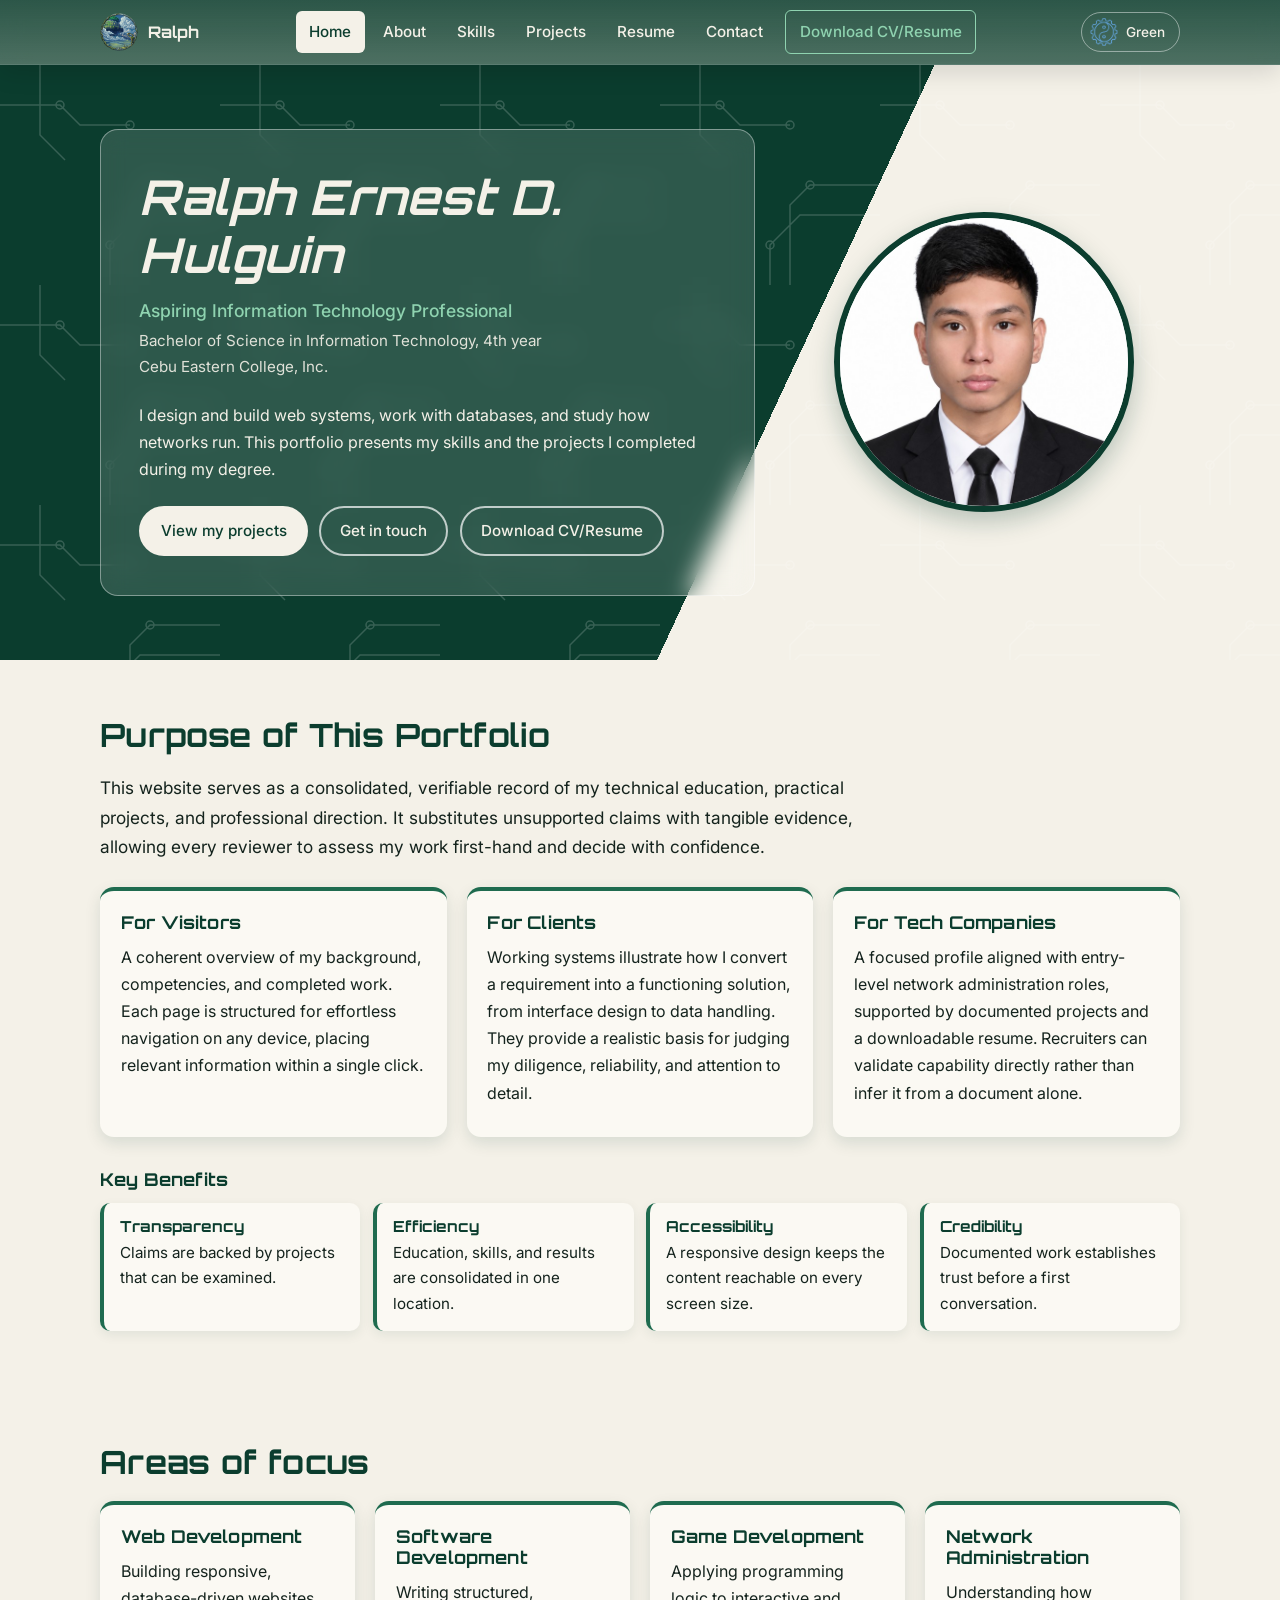
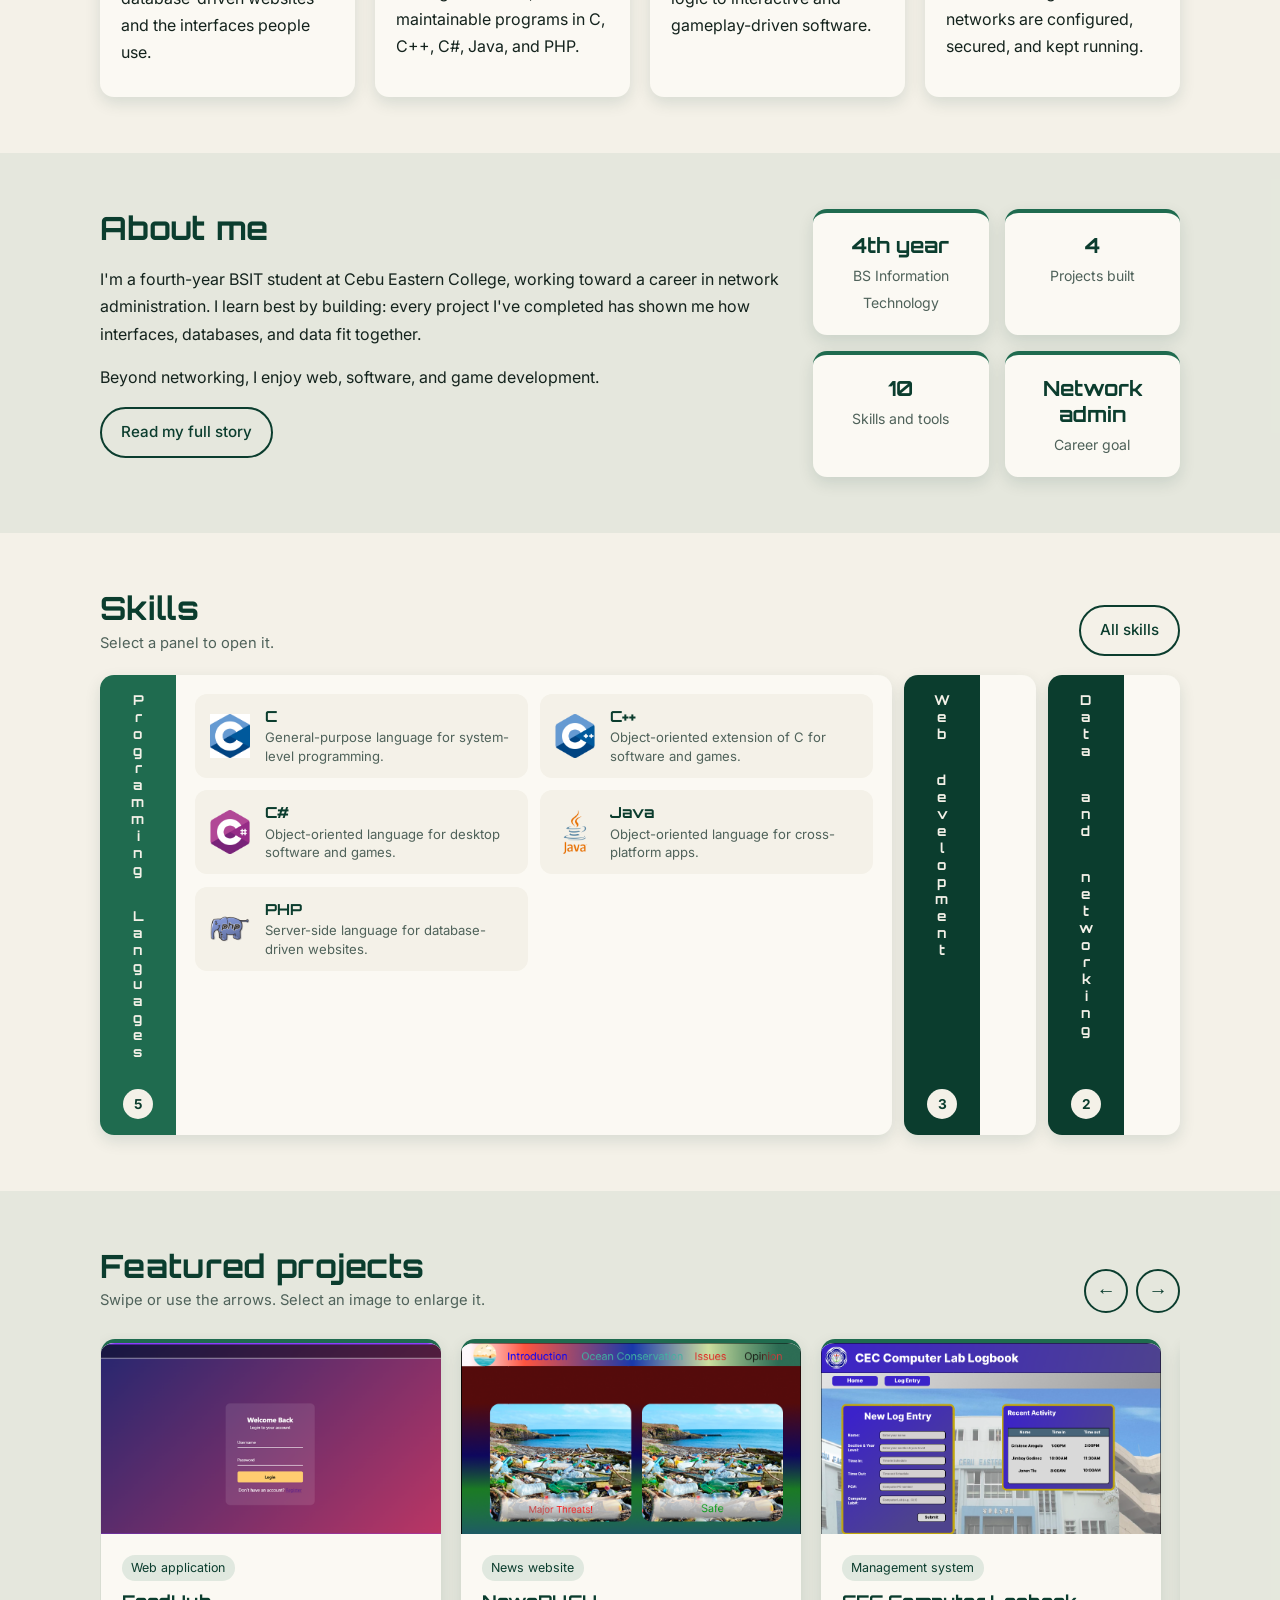
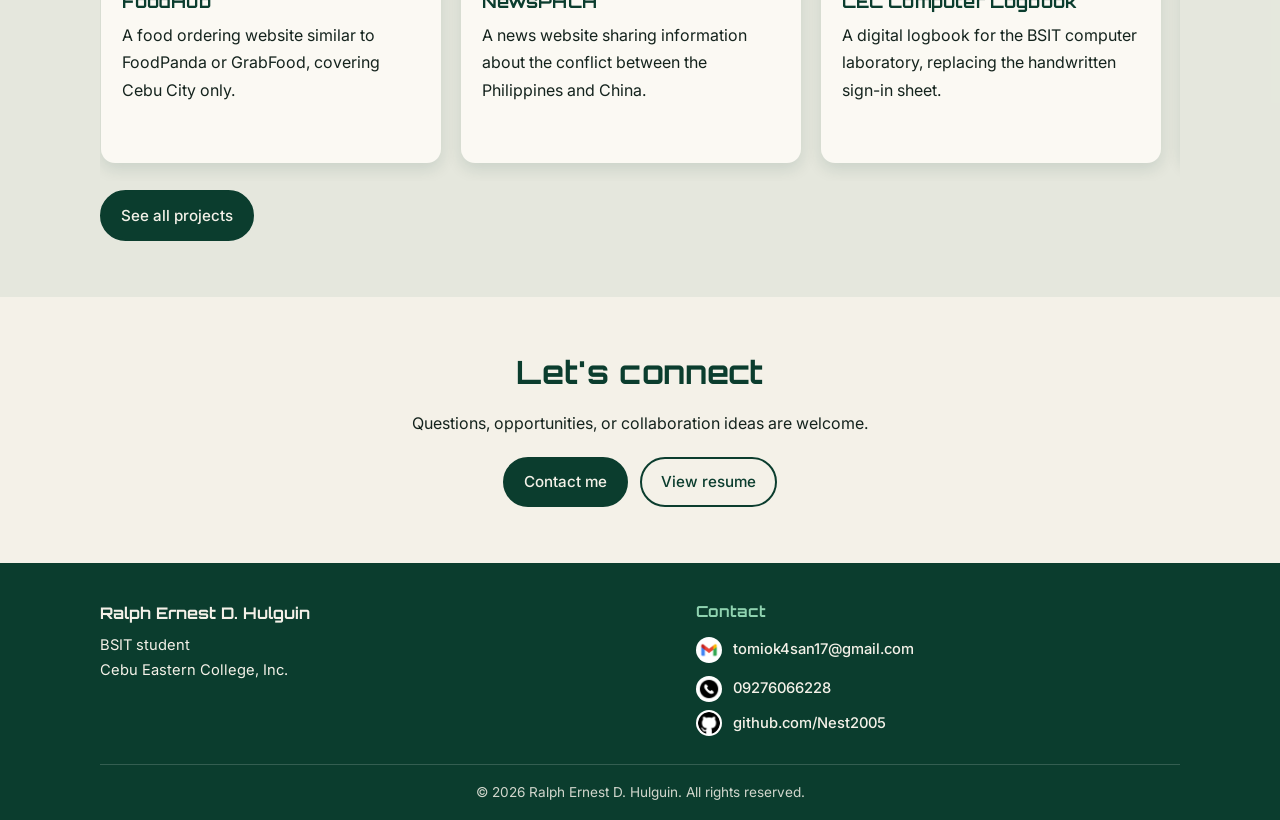
<file: index.html>
<!DOCTYPE html>
<html lang="en" data-theme="green">
<head>
<meta charset="UTF-8">
<meta name="viewport" content="width=device-width, initial-scale=1">
<meta name="format-detection" content="telephone=no, email=no, address=no">
<title>Ralph's Portfolio Website</title>
<meta name="description" content="Portfolio of Ralph Ernest D. Hulguin, BSIT student at Cebu Eastern College.">
<link rel="icon" type="image/png" href="assets/images/favicon.png">
<link rel="apple-touch-icon" href="assets/images/apple-touch-icon.png">
<link rel="preconnect" href="https://fonts.googleapis.com">
<link rel="preconnect" href="https://fonts.gstatic.com" crossorigin>
<link href="https://fonts.googleapis.com/css2?family=Inter:wght@400;500&family=Orbitron:wght@500;700&display=swap" rel="stylesheet">
<link rel="stylesheet" href="css/style.css">
<script>try{var t=localStorage.getItem('theme');if(t)document.documentElement.dataset.theme=t}catch(e){}</script>
</head>
<body>
<header id="site-header"></header>
<main>
<section class="hero">
<div class="wrap hero-in">
<div class="glass">
<h1>Ralph Ernest D. Hulguin</h1>
<p class="sub">Aspiring Information Technology Professional</p>
<p class="meta">Bachelor of Science in Information Technology, 4th year<br>Cebu Eastern College, Inc.</p>
<p class="lead">I design and build web systems, work with databases, and study how networks run. This portfolio presents my skills and the projects I completed during my degree.</p>
<div class="btns"><a class="btn" href="projects.html">View my projects</a><a class="btn alt" href="contact.html">Get in touch</a><a class="btn alt" href="assets/Ralph_Hulguin_Resume.pdf" download>Download CV/Resume</a></div>
</div>
<img class="photo" src="assets/images/profile.jpg" alt="Portrait of Ralph Ernest D. Hulguin" width="300" height="300">
</div>
</section>
<section class="block purpose" id="purpose"><div class="wrap">
<h2>Purpose of This Portfolio</h2>
<p class="lead-p">This website serves as a consolidated, verifiable record of my technical education, practical projects, and professional direction. It substitutes unsupported claims with tangible evidence, allowing every reviewer to assess my work first-hand and decide with confidence.</p>
<div class="grid">
<div class="card"><h3>For Visitors</h3><p>A coherent overview of my background, competencies, and completed work. Each page is structured for effortless navigation on any device, placing relevant information within a single click.</p></div>
<div class="card"><h3>For Clients</h3><p>Working systems illustrate how I convert a requirement into a functioning solution, from interface design to data handling. They provide a realistic basis for judging my diligence, reliability, and attention to detail.</p></div>
<div class="card"><h3>For Tech Companies</h3><p>A focused profile aligned with entry-level network administration roles, supported by documented projects and a downloadable resume. Recruiters can validate capability directly rather than infer it from a document alone.</p></div>
</div>
<h3 class="sub-h">Key Benefits</h3>
<ul class="benefits">
<li><strong>Transparency</strong> Claims are backed by projects that can be examined.</li>
<li><strong>Efficiency</strong> Education, skills, and results are consolidated in one location.</li>
<li><strong>Accessibility</strong> A responsive design keeps the content reachable on every screen size.</li>
<li><strong>Credibility</strong> Documented work establishes trust before a first conversation.</li>
</ul>
</div></section>
<section class="block"><div class="wrap">
<h2>Areas of focus</h2>
<div class="grid">
<div class="card"><h3>Web Development</h3><p>Building responsive, database-driven websites and the interfaces people use.</p></div>
<div class="card"><h3>Software Development</h3><p>Writing structured, maintainable programs in C, C++, C#, Java, and PHP.</p></div>
<div class="card"><h3>Game Development</h3><p>Applying programming logic to interactive and gameplay-driven software.</p></div>
<div class="card"><h3>Network Administration</h3><p>Understanding how networks are configured, secured, and kept running.</p></div>
</div></div></section>
<section class="block alt-bg" id="about"><div class="wrap two">
<div><h2>About me</h2>
<p>I'm a fourth-year BSIT student at Cebu Eastern College, working toward a career in network administration. I learn best by building: every project I've completed has shown me how interfaces, databases, and data fit together.</p>
<p>Beyond networking, I enjoy web, software, and game development.</p>
<a class="btn alt" href="about.html">Read my full story</a></div>
<div class="stats"><div class="card stat"><strong>4th year</strong><span>BS Information Technology</span></div><div class="card stat"><strong>4</strong><span>Projects built</span></div><div class="card stat"><strong>10</strong><span>Skills and tools</span></div><div class="card stat"><strong>Network admin</strong><span>Career goal</span></div></div>
</div></section>
<section class="block" id="skills"><div class="wrap">
<div class="sl-head"><div><h2>Skills</h2><p class="sub-note">Select a panel to open it.</p></div><a class="btn alt" href="skills.html">All skills</a></div>
<div class="acc" id="skill-acc">
<div class="acc-item open"><button class="acc-head" type="button" id="acc-h1" aria-expanded="true" aria-controls="acc-p1"><span class="acc-title">Programming Languages</span><span class="acc-count">5</span></button><div class="acc-body" id="acc-p1" role="region" aria-labelledby="acc-h1"><div class="mini-grid"><div class="mini"><img src="assets/images/skills/c.png" alt="C logo" width="44" height="44"><div><h4>C</h4><p>General-purpose language for system-level programming.</p></div></div><div class="mini"><img src="assets/images/skills/cpp.png" alt="C++ logo" width="44" height="44"><div><h4>C++</h4><p>Object-oriented extension of C for software and games.</p></div></div><div class="mini"><img src="assets/images/skills/csharp.png" alt="C# logo" width="44" height="44"><div><h4>C#</h4><p>Object-oriented language for desktop software and games.</p></div></div><div class="mini"><img src="assets/images/skills/java.png" alt="Java logo" width="44" height="44"><div><h4>Java</h4><p>Object-oriented language for cross-platform apps.</p></div></div><div class="mini"><img src="assets/images/skills/php.png" alt="PHP logo" width="44" height="44"><div><h4>PHP</h4><p>Server-side language for database-driven websites.</p></div></div></div></div></div>
<div class="acc-item"><button class="acc-head" type="button" id="acc-h2" aria-expanded="false" aria-controls="acc-p2"><span class="acc-title">Web development</span><span class="acc-count">3</span></button><div class="acc-body" id="acc-p2" role="region" aria-labelledby="acc-h2"><div class="mini-grid"><div class="mini"><img src="assets/images/skills/html.png" alt="HTML logo" width="44" height="44"><div><h4>HTML</h4><p>Markup that gives web pages their structure.</p></div></div><div class="mini"><img src="assets/images/skills/css.png" alt="CSS logo" width="44" height="44"><div><h4>CSS</h4><p>Styling for layout, color, and responsive design.</p></div></div><div class="mini"><img src="assets/images/skills/js.png" alt="JavaScript logo" width="44" height="44"><div><h4>JavaScript</h4><p>Makes web pages interactive in the browser.</p></div></div></div></div></div>
<div class="acc-item"><button class="acc-head" type="button" id="acc-h3" aria-expanded="false" aria-controls="acc-p3"><span class="acc-title">Data and networking</span><span class="acc-count">2</span></button><div class="acc-body" id="acc-p3" role="region" aria-labelledby="acc-h3"><div class="mini-grid"><div class="mini"><img src="assets/images/skills/mysql.png" alt="MySQL logo" width="44" height="44"><div><h4>MySQL</h4><p>Relational database for storing and querying data.</p></div></div><div class="mini"><img src="assets/images/skills/networking.png" alt="Networking logo" width="44" height="44"><div><h4>Networking</h4><p>How devices connect, communicate, and are managed.</p></div></div></div></div></div>
</div></div></section>
<section class="block alt-bg" id="projects"><div class="wrap">
<div class="sl-head"><div><h2>Featured projects</h2><p class="sub-note">Swipe or use the arrows. Select an image to enlarge it.</p></div>
<div class="sl-btns"><button type="button" class="sl-btn" id="sl-prev" aria-label="Previous project">&#8592;</button><button type="button" class="sl-btn" id="sl-next" aria-label="Next project">&#8594;</button></div></div>
<div class="track" id="proj-track" tabindex="0" aria-label="Project slider">
<article class="card proj"><button class="zoom" type="button" data-full="assets/images/projects/foodhub.png" data-caption="FoodHub" aria-label="View full image of FoodHub"><img src="assets/images/projects/foodhub.png" alt="FoodHub login screen" loading="lazy"><span class="zoom-hint">View full image</span></button><div class="body"><span class="tag">Web application</span><h3>FoodHub</h3><p>A food ordering website similar to FoodPanda or GrabFood, covering Cebu City only.</p></div></article>
<article class="card proj"><button class="zoom" type="button" data-full="assets/images/projects/newsphch.png" data-caption="NewsPHCH" aria-label="View full image of NewsPHCH"><img src="assets/images/projects/newsphch.png" alt="NewsPHCH home page about ocean threats" loading="lazy"><span class="zoom-hint">View full image</span></button><div class="body"><span class="tag">News website</span><h3>NewsPHCH</h3><p>A news website sharing information about the conflict between the Philippines and China.</p></div></article>
<article class="card proj"><button class="zoom" type="button" data-full="assets/images/projects/cec-logbook.png" data-caption="CEC Computer Logbook" aria-label="View full image of CEC Computer Logbook"><img src="assets/images/projects/cec-logbook.png" alt="CEC Computer Lab Logbook entry form and recent activity" loading="lazy"><span class="zoom-hint">View full image</span></button><div class="body"><span class="tag">Management system</span><h3>CEC Computer Logbook</h3><p>A digital logbook for the BSIT computer laboratory, replacing the handwritten sign-in sheet.</p></div></article>
<article class="card proj"><button class="zoom" type="button" data-full="assets/images/projects/teacher-student-api.jpg" data-caption="Teacher and Student API" aria-label="View full image of Teacher and Student API"><img src="assets/images/projects/teacher-student-api.jpg" alt="Teacher and Student API project page" loading="lazy"><span class="zoom-hint">View full image</span></button><div class="body"><span class="tag">API and JSON</span><h3>Teacher and Student API</h3><p>A website that retrieves student and teacher data through an API, converting it to JSON using GET and POST requests.</p></div></article>
</div>
<p class="more-row"><a class="btn" href="projects.html">See all projects</a></p>
</div></section>
<section class="block cta"><div class="wrap"><h2>Let's connect</h2><p>Questions, opportunities, or collaboration ideas are welcome.</p><div class="btns"><a class="btn" href="contact.html">Contact me</a><a class="btn alt" href="resume.html">View resume</a></div></div></section>
</main>
<footer id="site-footer"></footer>
<script src="js/script.js"></script>
</body>
</html>
</file>
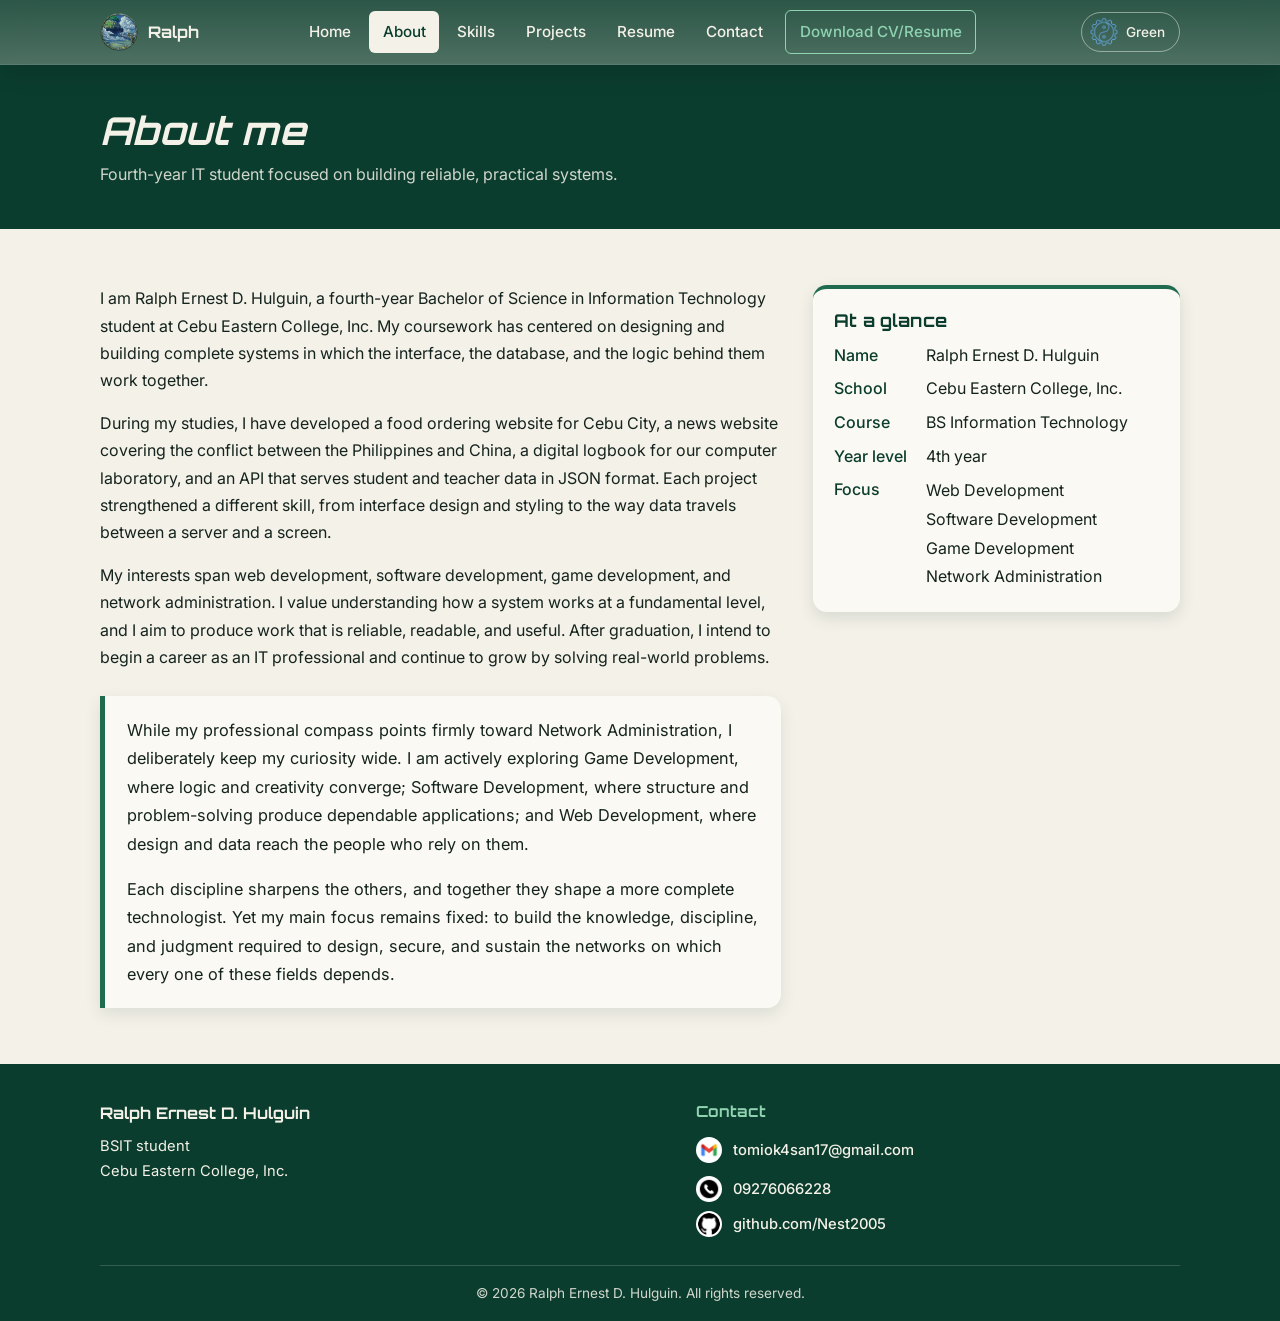
<file: about.html>
<!DOCTYPE html>
<html lang="en" data-theme="green">
<head>
<meta charset="UTF-8">
<meta name="viewport" content="width=device-width, initial-scale=1">
<meta name="format-detection" content="telephone=no, email=no, address=no">
<title>Ralph's Portfolio Website</title>
<meta name="description" content="About Ralph Ernest D. Hulguin, fourth-year BSIT student.">
<link rel="icon" type="image/png" href="assets/images/favicon.png">
<link rel="apple-touch-icon" href="assets/images/apple-touch-icon.png">
<link rel="preconnect" href="https://fonts.googleapis.com">
<link rel="preconnect" href="https://fonts.gstatic.com" crossorigin>
<link href="https://fonts.googleapis.com/css2?family=Inter:wght@400;500&family=Orbitron:wght@500;700&display=swap" rel="stylesheet">
<link rel="stylesheet" href="css/style.css">
<script>try{var t=localStorage.getItem('theme');if(t)document.documentElement.dataset.theme=t}catch(e){}</script>
</head>
<body>
<header id="site-header"></header>
<main>
<div class="page-title"><div class="wrap"><h1>About me</h1><p>Fourth-year IT student focused on building reliable, practical systems.</p></div></div>
<section class="block"><div class="wrap two">
<div>
<p>I am Ralph Ernest D. Hulguin, a fourth-year Bachelor of Science in Information Technology student at Cebu Eastern College, Inc. My coursework has centered on designing and building complete systems in which the interface, the database, and the logic behind them work together.</p>
<p>During my studies, I have developed a food ordering website for Cebu City, a news website covering the conflict between the Philippines and China, a digital logbook for our computer laboratory, and an API that serves student and teacher data in JSON format. Each project strengthened a different skill, from interface design and styling to the way data travels between a server and a screen.</p>
<p>My interests span web development, software development, game development, and network administration. I value understanding how a system works at a fundamental level, and I aim to produce work that is reliable, readable, and useful. After graduation, I intend to begin a career as an IT professional and continue to grow by solving real-world problems.</p>
<blockquote class="statement"><p>While my professional compass points firmly toward Network Administration, I deliberately keep my curiosity wide. I am actively exploring Game Development, where logic and creativity converge; Software Development, where structure and problem-solving produce dependable applications; and Web Development, where design and data reach the people who rely on them.</p><p>Each discipline sharpens the others, and together they shape a more complete technologist. Yet my main focus remains fixed: to build the knowledge, discipline, and judgment required to design, secure, and sustain the networks on which every one of these fields depends.</p></blockquote>
</div>
<div class="card"><h3>At a glance</h3>
<dl class="facts"><dt>Name</dt><dd>Ralph Ernest D. Hulguin</dd><dt>School</dt><dd>Cebu Eastern College, Inc.</dd><dt>Course</dt><dd>BS Information Technology</dd><dt>Year level</dt><dd>4th year</dd><dt>Focus</dt><dd><ul class="plain-list"><li>Web Development</li><li>Software Development</li><li>Game Development</li><li>Network Administration</li></ul></dd></dl></div>
</div></section>
</main>
<footer id="site-footer"></footer>
<script src="js/script.js"></script>
</body>
</html>
</file>
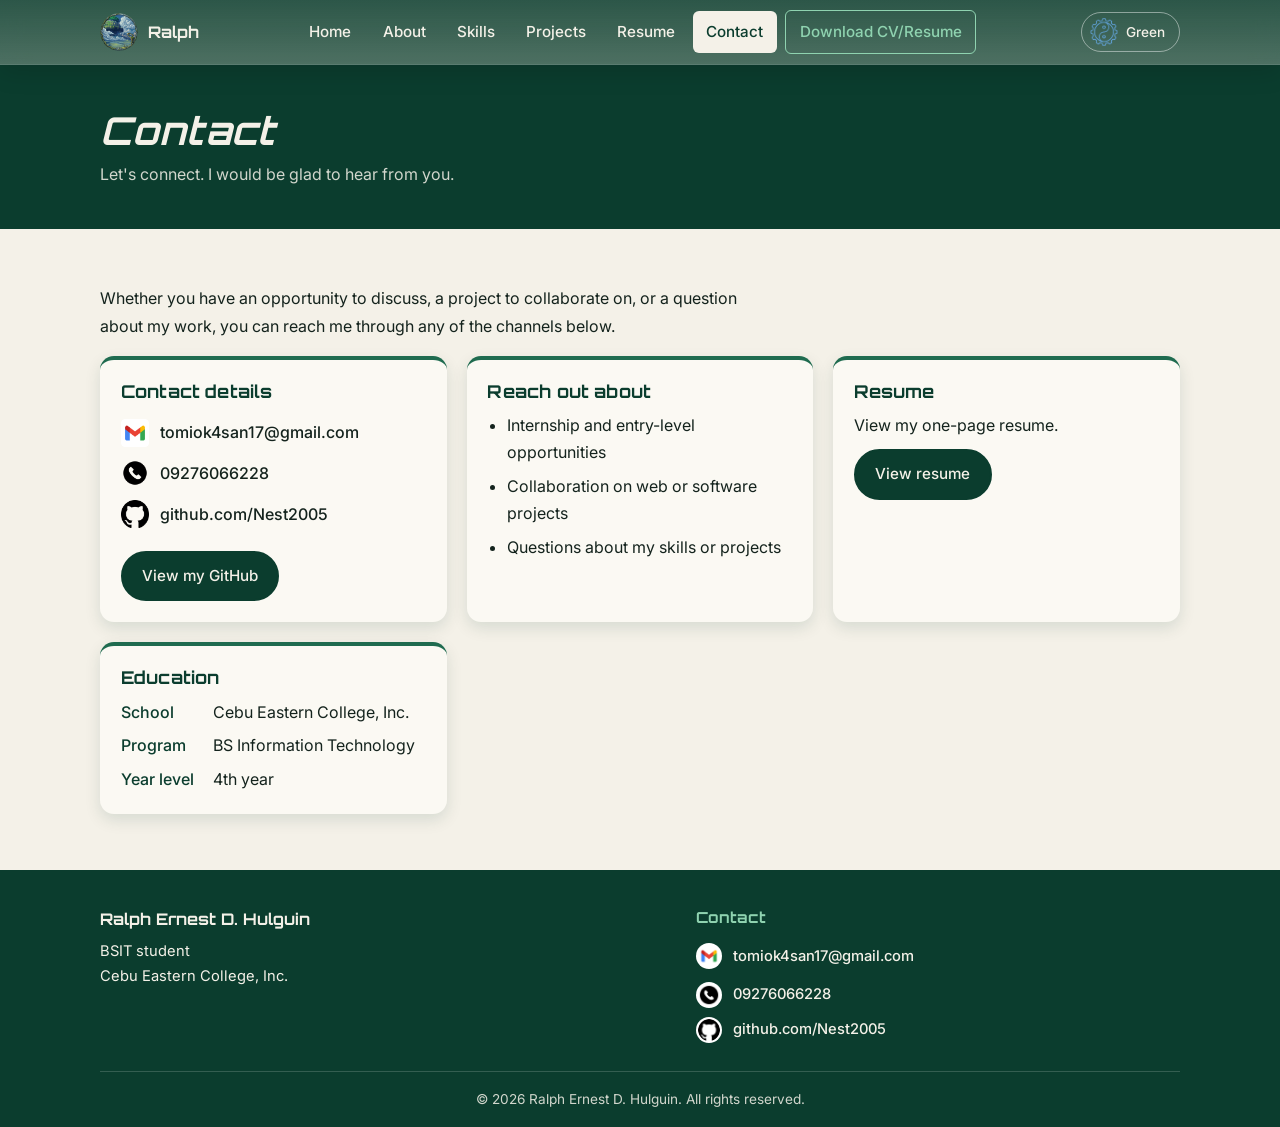
<file: contact.html>
<!DOCTYPE html>
<html lang="en" data-theme="green">
<head>
<meta charset="UTF-8">
<meta name="viewport" content="width=device-width, initial-scale=1">
<meta name="format-detection" content="telephone=no, email=no, address=no">
<title>Ralph's Portfolio Website</title>
<meta name="description" content="Contact Ralph Ernest D. Hulguin by email, phone, or GitHub.">
<link rel="icon" type="image/png" href="assets/images/favicon.png">
<link rel="apple-touch-icon" href="assets/images/apple-touch-icon.png">
<link rel="preconnect" href="https://fonts.googleapis.com">
<link rel="preconnect" href="https://fonts.gstatic.com" crossorigin>
<link href="https://fonts.googleapis.com/css2?family=Inter:wght@400;500&family=Orbitron:wght@500;700&display=swap" rel="stylesheet">
<link rel="stylesheet" href="css/style.css">
<script>try{var t=localStorage.getItem('theme');if(t)document.documentElement.dataset.theme=t}catch(e){}</script>
</head>
<body>
<header id="site-header"></header>
<main>
<div class="page-title"><div class="wrap"><h1>Contact</h1><p>Let's connect. I would be glad to hear from you.</p></div></div>
<section class="block"><div class="wrap">
<p>Whether you have an opportunity to discuss, a project to collaborate on, or a question about my work, you can reach me through any of the channels below.</p>
<div class="grid wide">
<div class="card"><h3>Contact details</h3>
<div class="crow"><img src="assets/icons/gmail.png" alt="" width="28" height="28"><span>tomiok4san17@gmail.com</span></div>
<div class="crow"><img src="assets/icons/phone.png" alt="" width="28" height="28"><span>09276066228</span></div>
<a class="crow" href="https://github.com/Nest2005" target="_blank" rel="noopener"><img src="assets/icons/github.png" alt="" width="28" height="28"><span>github.com/Nest2005</span></a>
<div class="btns" style="margin-top:1rem"><a class="btn" href="https://github.com/Nest2005" target="_blank" rel="noopener">View my GitHub</a></div></div>
<div class="card"><h3>Reach out about</h3><ul class="list"><li>Internship and entry-level opportunities</li><li>Collaboration on web or software projects</li><li>Questions about my skills or projects</li></ul></div>
<div class="card"><h3>Resume</h3><p>View my one-page resume.</p><div class="btns"><a class="btn" href="resume.html">View resume</a></div></div>
<div class="card"><h3>Education</h3><dl class="facts"><dt>School</dt><dd>Cebu Eastern College, Inc.</dd><dt>Program</dt><dd>BS Information Technology</dd><dt>Year level</dt><dd>4th year</dd></dl></div>
</div></div></section>
</main>
<footer id="site-footer"></footer>
<script src="js/script.js"></script>
</body>
</html>
</file>
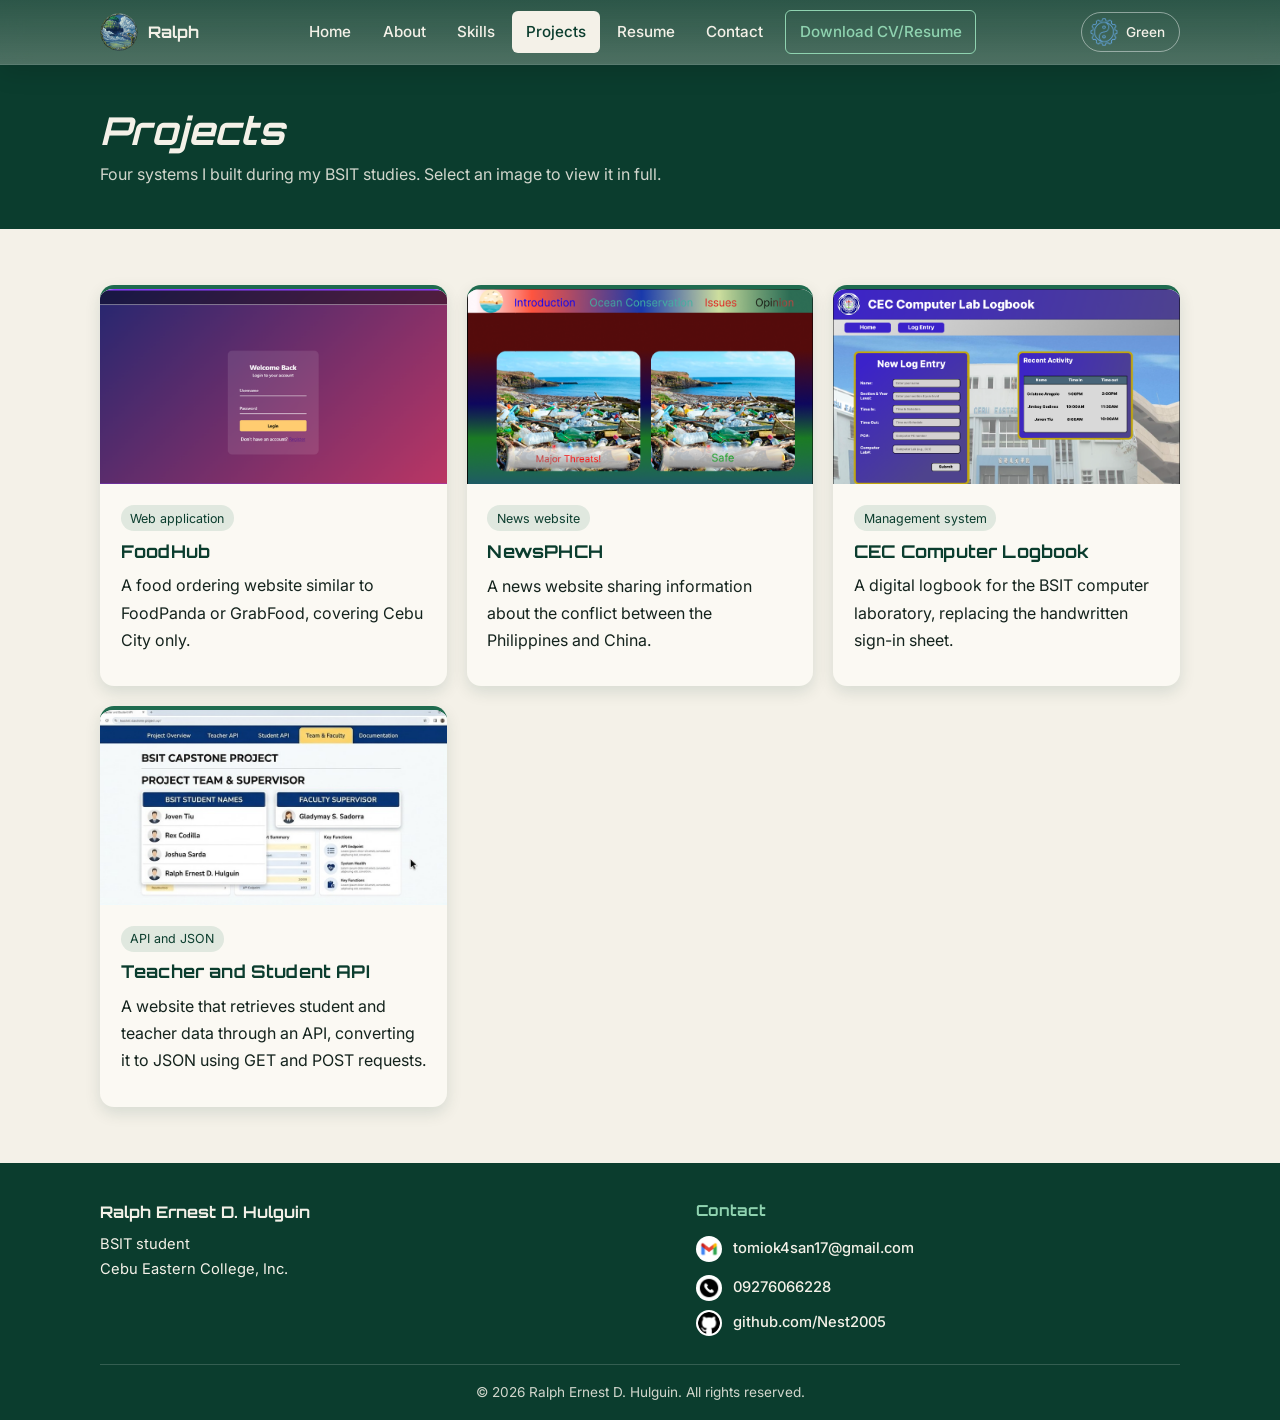
<file: projects.html>
<!DOCTYPE html>
<html lang="en" data-theme="green">
<head>
<meta charset="UTF-8">
<meta name="viewport" content="width=device-width, initial-scale=1">
<meta name="format-detection" content="telephone=no, email=no, address=no">
<title>Ralph's Portfolio Website</title>
<meta name="description" content="School projects by Ralph Ernest D. Hulguin.">
<link rel="icon" type="image/png" href="assets/images/favicon.png">
<link rel="apple-touch-icon" href="assets/images/apple-touch-icon.png">
<link rel="preconnect" href="https://fonts.googleapis.com">
<link rel="preconnect" href="https://fonts.gstatic.com" crossorigin>
<link href="https://fonts.googleapis.com/css2?family=Inter:wght@400;500&family=Orbitron:wght@500;700&display=swap" rel="stylesheet">
<link rel="stylesheet" href="css/style.css">
<script>try{var t=localStorage.getItem('theme');if(t)document.documentElement.dataset.theme=t}catch(e){}</script>
</head>
<body>
<header id="site-header"></header>
<main>
<div class="page-title"><div class="wrap"><h1>Projects</h1><p>Four systems I built during my BSIT studies. Select an image to view it in full.</p></div></div>
<section class="block"><div class="wrap"><div class="grid wide">
<article class="card proj"><button class="zoom" type="button" data-full="assets/images/projects/foodhub.png" data-caption="FoodHub" aria-label="View full image of FoodHub"><img src="assets/images/projects/foodhub.png" alt="FoodHub login screen" loading="lazy"><span class="zoom-hint">View full image</span></button><div class="body"><span class="tag">Web application</span><h3>FoodHub</h3><p>A food ordering website similar to FoodPanda or GrabFood, covering Cebu City only.</p></div></article>
<article class="card proj"><button class="zoom" type="button" data-full="assets/images/projects/newsphch.png" data-caption="NewsPHCH" aria-label="View full image of NewsPHCH"><img src="assets/images/projects/newsphch.png" alt="NewsPHCH home page about ocean threats" loading="lazy"><span class="zoom-hint">View full image</span></button><div class="body"><span class="tag">News website</span><h3>NewsPHCH</h3><p>A news website sharing information about the conflict between the Philippines and China.</p></div></article>
<article class="card proj"><button class="zoom" type="button" data-full="assets/images/projects/cec-logbook.png" data-caption="CEC Computer Logbook" aria-label="View full image of CEC Computer Logbook"><img src="assets/images/projects/cec-logbook.png" alt="CEC Computer Lab Logbook entry form and recent activity" loading="lazy"><span class="zoom-hint">View full image</span></button><div class="body"><span class="tag">Management system</span><h3>CEC Computer Logbook</h3><p>A digital logbook for the BSIT computer laboratory, replacing the handwritten sign-in sheet.</p></div></article>
<article class="card proj"><button class="zoom" type="button" data-full="assets/images/projects/teacher-student-api.jpg" data-caption="Teacher and Student API" aria-label="View full image of Teacher and Student API"><img src="assets/images/projects/teacher-student-api.jpg" alt="Teacher and Student API project page" loading="lazy"><span class="zoom-hint">View full image</span></button><div class="body"><span class="tag">API and JSON</span><h3>Teacher and Student API</h3><p>A website that retrieves student and teacher data through an API, converting it to JSON using GET and POST requests.</p></div></article>
</div></div></section>
</main>
<footer id="site-footer"></footer>
<script src="js/script.js"></script>
</body>
</html>
</file>
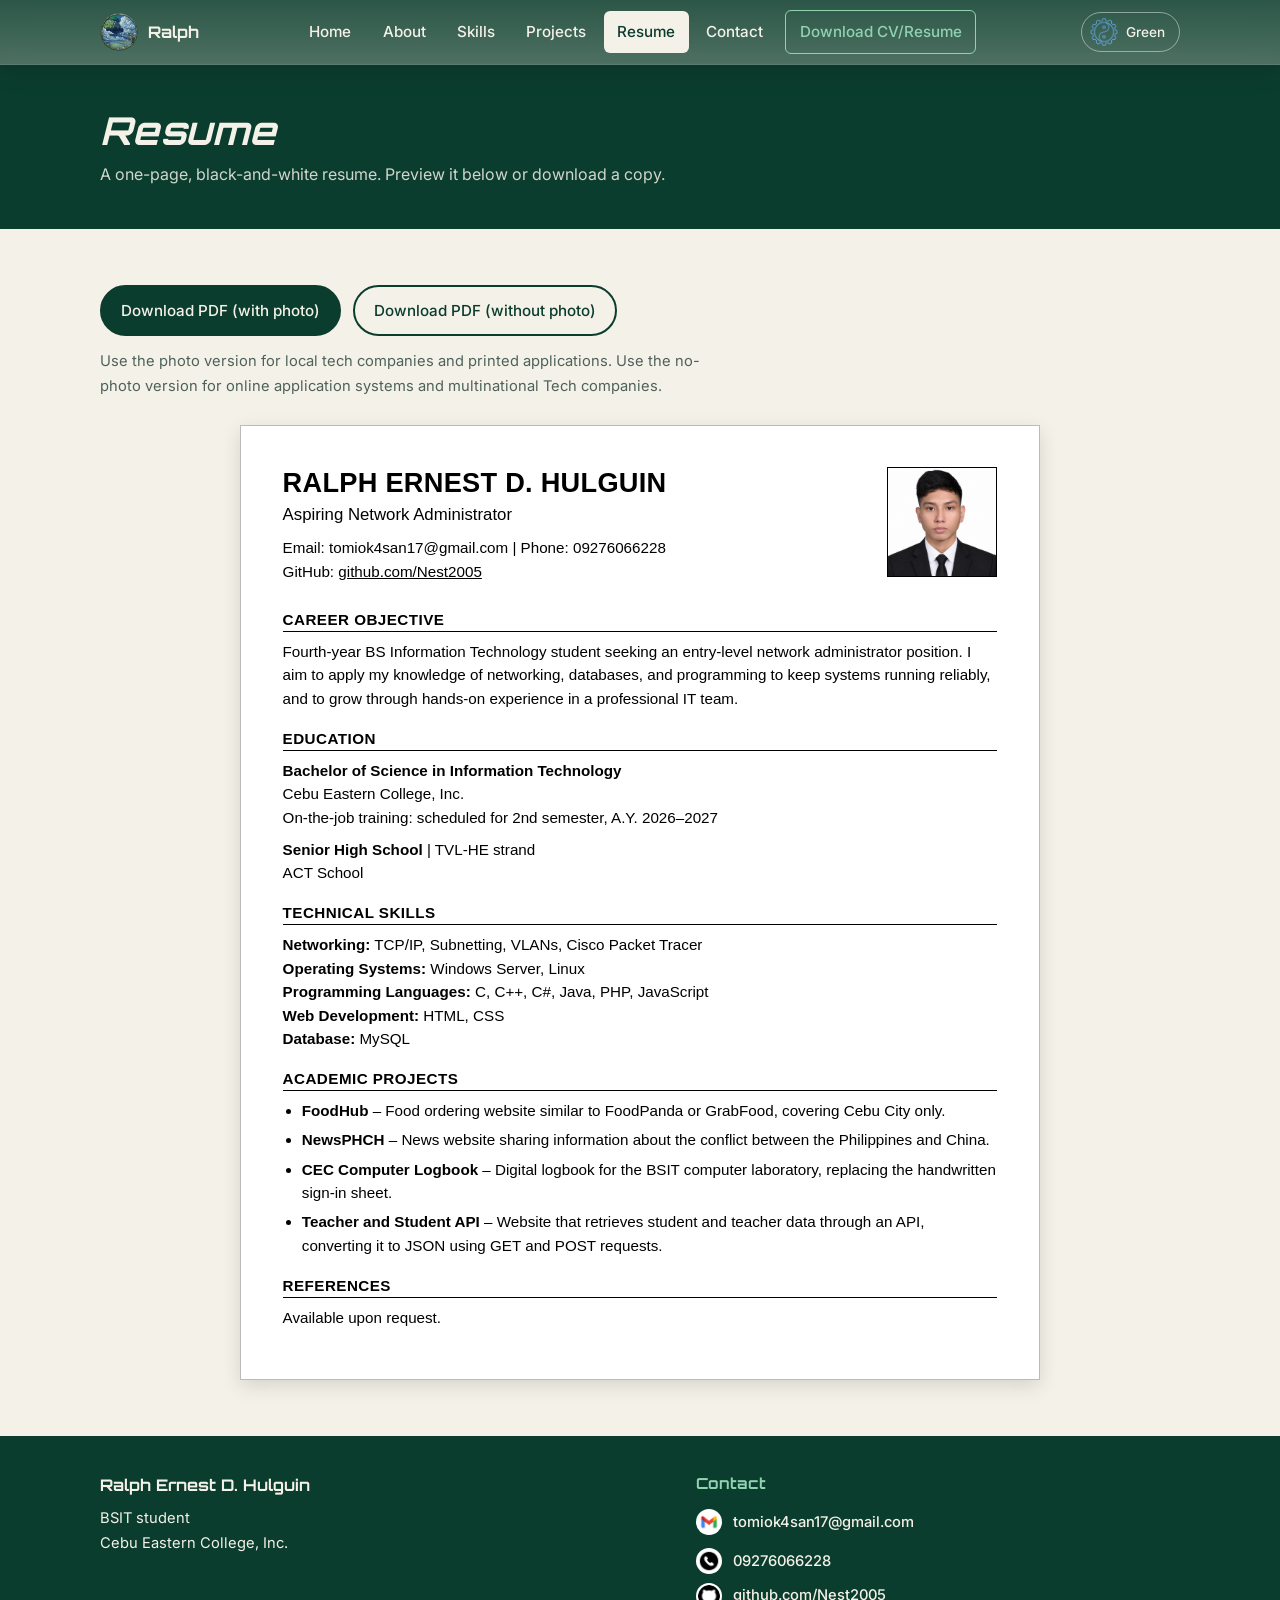
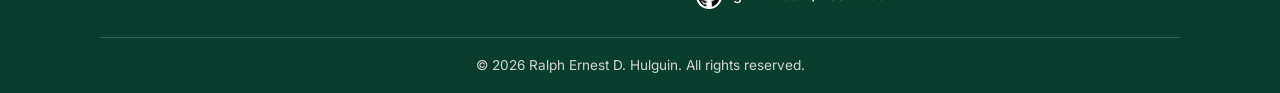
<file: resume.html>
<!DOCTYPE html>
<html lang="en" data-theme="green">
<head>
<meta charset="UTF-8">
<meta name="viewport" content="width=device-width, initial-scale=1">
<meta name="format-detection" content="telephone=no, email=no, address=no">
<title>Ralph's Portfolio Website</title>
<meta name="description" content="Resume of Ralph Ernest D. Hulguin, aspiring network administrator.">
<link rel="icon" type="image/png" href="assets/images/favicon.png">
<link rel="apple-touch-icon" href="assets/images/apple-touch-icon.png">
<link rel="preconnect" href="https://fonts.googleapis.com">
<link rel="preconnect" href="https://fonts.gstatic.com" crossorigin>
<link href="https://fonts.googleapis.com/css2?family=Inter:wght@400;500&family=Orbitron:wght@500;700&display=swap" rel="stylesheet">
<link rel="stylesheet" href="css/style.css">
<script>try{var t=localStorage.getItem('theme');if(t)document.documentElement.dataset.theme=t}catch(e){}</script>
</head>
<body>
<header id="site-header"></header>
<main>
<div class="page-title"><div class="wrap"><h1>Resume</h1><p>A one-page, black-and-white resume. Preview it below or download a copy.</p></div></div>
<section class="block"><div class="wrap">
<div class="btns dl"><a class="btn" href="assets/Ralph_Hulguin_Resume.pdf" download>Download PDF (with photo)</a><a class="btn alt" href="assets/Ralph_Hulguin_Resume_ATS.pdf" download>Download PDF (without photo)</a></div>
<p class="hint">Use the photo version for local tech companies and printed applications. Use the no-photo version for online application systems and multinational Tech companies.</p>
<article class="paper" aria-label="Resume preview">
<div class="p-head"><div><h2>RALPH ERNEST D. HULGUIN</h2><p class="p-role">Aspiring Network Administrator</p><p>Email: tomiok4san17@gmail.com | Phone: 09276066228<br>GitHub: <a href="https://github.com/Nest2005" target="_blank" rel="noopener">github.com/Nest2005</a></p></div><img src="assets/images/profile.jpg" alt="Portrait of Ralph Ernest D. Hulguin" width="110" height="110"></div>
<h3>CAREER OBJECTIVE</h3><p>Fourth-year BS Information Technology student seeking an entry-level network administrator position. I aim to apply my knowledge of networking, databases, and programming to keep systems running reliably, and to grow through hands-on experience in a professional IT team.</p>
<h3>EDUCATION</h3><p><strong>Bachelor of Science in Information Technology</strong><br>Cebu Eastern College, Inc.<br>On-the-job training: scheduled for 2nd semester, A.Y. 2026&ndash;2027</p><p><strong>Senior High School</strong> | TVL-HE strand<br>ACT School</p>
<h3>TECHNICAL SKILLS</h3><p><strong>Networking:</strong> TCP/IP, Subnetting, VLANs, Cisco Packet Tracer<br><strong>Operating Systems:</strong> Windows Server, Linux<br><strong>Programming Languages:</strong> C, C++, C#, Java, PHP, JavaScript<br><strong>Web Development:</strong> HTML, CSS<br><strong>Database:</strong> MySQL</p>
<h3>ACADEMIC PROJECTS</h3><ul><li><strong>FoodHub</strong> &ndash; Food ordering website similar to FoodPanda or GrabFood, covering Cebu City only.</li><li><strong>NewsPHCH</strong> &ndash; News website sharing information about the conflict between the Philippines and China.</li><li><strong>CEC Computer Logbook</strong> &ndash; Digital logbook for the BSIT computer laboratory, replacing the handwritten sign-in sheet.</li><li><strong>Teacher and Student API</strong> &ndash; Website that retrieves student and teacher data through an API, converting it to JSON using GET and POST requests.</li></ul>
<h3>REFERENCES</h3><p>Available upon request.</p>
</article></div></section>
</main>
<footer id="site-footer"></footer>
<script src="js/script.js"></script>
</body>
</html>
</file>
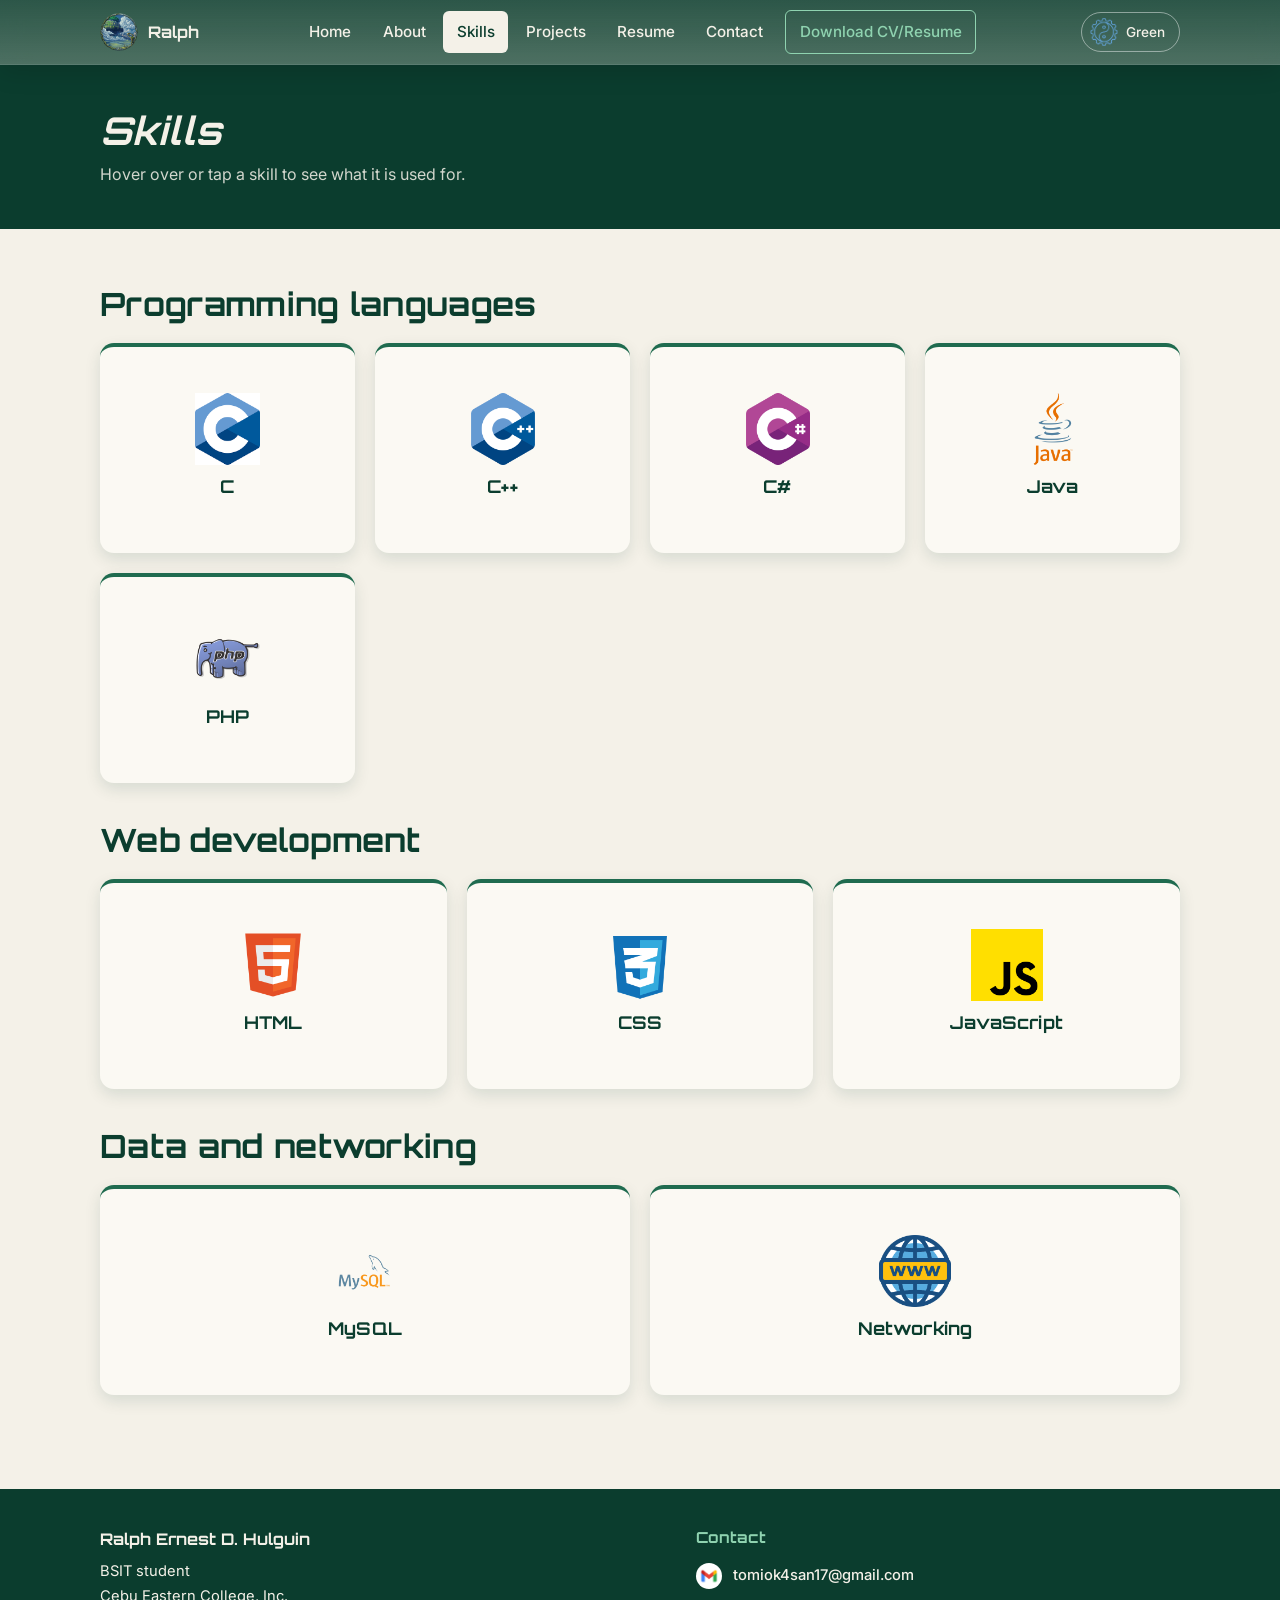
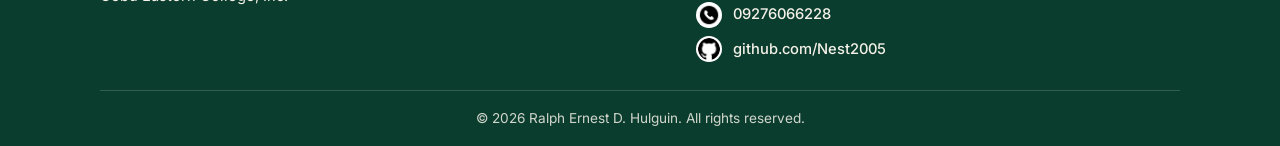
<file: skills.html>
<!DOCTYPE html>
<html lang="en" data-theme="green">
<head>
<meta charset="UTF-8">
<meta name="viewport" content="width=device-width, initial-scale=1">
<meta name="format-detection" content="telephone=no, email=no, address=no">
<title>Ralph's Portfolio Website</title>
<meta name="description" content="Programming languages and tools used by Ralph Ernest D. Hulguin.">
<link rel="icon" type="image/png" href="assets/images/favicon.png">
<link rel="apple-touch-icon" href="assets/images/apple-touch-icon.png">
<link rel="preconnect" href="https://fonts.googleapis.com">
<link rel="preconnect" href="https://fonts.gstatic.com" crossorigin>
<link href="https://fonts.googleapis.com/css2?family=Inter:wght@400;500&family=Orbitron:wght@500;700&display=swap" rel="stylesheet">
<link rel="stylesheet" href="css/style.css">
<script>try{var t=localStorage.getItem('theme');if(t)document.documentElement.dataset.theme=t}catch(e){}</script>
</head>
<body>
<header id="site-header"></header>
<main>
<div class="page-title"><div class="wrap"><h1>Skills</h1><p>Hover over or tap a skill to see what it is used for.</p></div></div>
<section class="block"><div class="wrap">
<div class="skill-group"><h2>Programming languages</h2><div class="grid">
<div class="card skill" tabindex="0" aria-label="C: A foundational language for system-level programming and core logic."><img src="assets/images/skills/c.png" alt="C logo"><h3>C</h3><div class="skill-desc"><img src="assets/images/skills/c.png" alt=""><h3>C</h3><p>A foundational language for system-level programming and core logic.</p></div></div>
<div class="card skill" tabindex="0" aria-label="C++: Extends C with object-oriented features for efficient, structured software."><img src="assets/images/skills/cpp.png" alt="C++ logo"><h3>C++</h3><div class="skill-desc"><img src="assets/images/skills/cpp.png" alt=""><h3>C++</h3><p>Extends C with object-oriented features for efficient, structured software.</p></div></div>
<div class="card skill" tabindex="0" aria-label="C#: A modern object-oriented language for desktop, web, and game development."><img src="assets/images/skills/csharp.png" alt="C# logo"><h3>C#</h3><div class="skill-desc"><img src="assets/images/skills/csharp.png" alt=""><h3>C#</h3><p>A modern object-oriented language for desktop, web, and game development.</p></div></div>
<div class="card skill" tabindex="0" aria-label="Java: A portable, object-oriented language widely used for applications and enterprise software."><img src="assets/images/skills/java.png" alt="Java logo"><h3>Java</h3><div class="skill-desc"><img src="assets/images/skills/java.png" alt=""><h3>Java</h3><p>A portable, object-oriented language widely used for applications and enterprise software.</p></div></div>
<div class="card skill" tabindex="0" aria-label="PHP: A server-side scripting language for building dynamic, database-driven websites."><img src="assets/images/skills/php.png" alt="PHP logo"><h3>PHP</h3><div class="skill-desc"><img src="assets/images/skills/php.png" alt=""><h3>PHP</h3><p>A server-side scripting language for building dynamic, database-driven websites.</p></div></div>
</div></div>
<div class="skill-group"><h2>Web development</h2><div class="grid">
<div class="card skill" tabindex="0" aria-label="HTML: The markup language that gives every web page its structure and content."><img src="assets/images/skills/html.png" alt="HTML5 logo"><h3>HTML</h3><div class="skill-desc"><img src="assets/images/skills/html.png" alt=""><h3>HTML</h3><p>The markup language that gives every web page its structure and content.</p></div></div>
<div class="card skill" tabindex="0" aria-label="CSS: The styling language that controls layout, color, and responsive design."><img src="assets/images/skills/css.png" alt="CSS3 logo"><h3>CSS</h3><div class="skill-desc"><img src="assets/images/skills/css.png" alt=""><h3>CSS</h3><p>The styling language that controls layout, color, and responsive design.</p></div></div>
<div class="card skill" tabindex="0" aria-label="JavaScript: The language that adds interactivity and behavior to web pages."><img src="assets/images/skills/js.png" alt="JavaScript logo"><h3>JavaScript</h3><div class="skill-desc"><img src="assets/images/skills/js.png" alt=""><h3>JavaScript</h3><p>The language that adds interactivity and behavior to web pages.</p></div></div>
</div></div>
<div class="skill-group"><h2>Data and networking</h2><div class="grid">
<div class="card skill" tabindex="0" aria-label="MySQL: A relational database system for storing and querying structured data."><img src="assets/images/skills/mysql.png" alt="MySQL logo"><h3>MySQL</h3><div class="skill-desc"><img src="assets/images/skills/mysql.png" alt=""><h3>MySQL</h3><p>A relational database system for storing and querying structured data.</p></div></div>
<div class="card skill" tabindex="0" aria-label="Networking: The principles of connecting, configuring, and securing computer networks."><img src="assets/images/skills/networking.png" alt="Networking logo"><h3>Networking</h3><div class="skill-desc"><img src="assets/images/skills/networking.png" alt=""><h3>Networking</h3><p>The principles of connecting, configuring, and securing computer networks.</p></div></div>
</div></div>
</div></section>
</main>
<footer id="site-footer"></footer>
<script src="js/script.js"></script>
</body>
</html>
</file>
<file: css/style.css>
:root{--bg:#F4F1E8;--surface:#FBF9F3;--primary:#0B3D2E;--secondary:#1F6B4F;--soft:#8FD3B0;--text:#14231D;--muted:#4F625A;--on:#F4F1E8;--line:rgba(11,61,46,.16);--font-head:'Orbitron','Rajdhani',system-ui,sans-serif;--font-body:'Inter',system-ui,-apple-system,'Segoe UI',Arial,sans-serif}
:root[data-theme="blue"]{--bg:#F2F5F8;--surface:#FBFCFE;--primary:#12356B;--secondary:#2F6DB5;--soft:#9CC3EE;--text:#0F1C2E;--muted:#51647A;--on:#F2F5F8;--line:rgba(18,53,107,.16)}
*{box-sizing:border-box}
html{scroll-behavior:smooth}
body{margin:0;min-height:100vh;display:flex;flex-direction:column;background:var(--bg);color:var(--text);font:400 1rem/1.7 var(--font-body);transition:background .25s,color .25s}
img{max-width:100%;display:block}
main{flex:1}
a{color:var(--secondary)}
:focus-visible{outline:3px solid var(--secondary);outline-offset:3px}
.wrap{width:min(1080px,92%);margin-inline:auto}
h1,h2,h3{font-family:var(--font-head);line-height:1.2;margin:0 0 .6em;letter-spacing:.01em}
h1{font-size:clamp(1.9rem,5vw,3rem);font-style:italic}
h2{font-size:clamp(1.4rem,3.4vw,2rem);color:var(--primary)}
h3{font-size:1.1rem;color:var(--primary)}
p{margin:0 0 1em;max-width:68ch}
.site-header{position:sticky;top:0;z-index:20;background:rgba(11,61,46,.8);background:linear-gradient(180deg,color-mix(in srgb,var(--primary) 86%,transparent),color-mix(in srgb,var(--primary) 72%,transparent));-webkit-backdrop-filter:blur(14px) saturate(1.4);backdrop-filter:blur(14px) saturate(1.4);border-bottom:1px solid rgba(255,255,255,.22);box-shadow:0 8px 24px rgba(0,0,0,.12);color:var(--on)}
.bar{display:flex;align-items:center;justify-content:space-between;gap:1rem;min-height:64px}
.brand{display:flex;align-items:center;gap:.65rem;color:var(--on);text-decoration:none;font:700 1rem var(--font-head)}
.brand img{width:38px;height:38px;border-radius:50%}
nav{display:flex;align-items:center;gap:.25rem}
nav a{color:var(--on);text-decoration:none;padding:.5rem .85rem;border-radius:6px;font-weight:500;font-size:.95rem}
nav a:hover{background:rgba(255,255,255,.12)}
nav a[aria-current="page"]{background:var(--on);color:var(--primary)}
.theme-btn{margin-left:.5rem;border:1px solid rgba(255,255,255,.45);background:transparent;color:var(--on);padding:.45rem .8rem;border-radius:999px;font:500 .85rem var(--font-body);cursor:pointer}
.theme-btn:hover{background:rgba(255,255,255,.14)}
.menu-btn{display:none;background:none;border:1px solid rgba(255,255,255,.45);color:var(--on);border-radius:6px;padding:.4rem .7rem;font-size:1.2rem;cursor:pointer}
.hero{position:relative;overflow:hidden;color:var(--on);background:linear-gradient(115deg,var(--primary) 0 60%,var(--bg) 60%)}
.hero::before{content:"";position:absolute;inset:0;opacity:.18;background:url("data:image/svg+xml,%3Csvg xmlns='http://www.w3.org/2000/svg' width='220' height='220' fill='none' stroke='%23fff' stroke-width='1.5'%3E%3Cpath d='M0 40h60l20 20h50M40 0v70l25 25M220 120h-70l-20 20v80M110 220v-40l30-30h80'/%3E%3Ccircle cx='60' cy='40' r='4'/%3E%3Ccircle cx='130' cy='60' r='4'/%3E%3Ccircle cx='150' cy='120' r='4'/%3E%3Ccircle cx='110' cy='180' r='4'/%3E%3C/svg%3E")}
.hero-in{position:relative;display:grid;grid-template-columns:1.25fr .75fr;gap:2rem;align-items:center;padding:4rem 0}
.glass{background:rgba(255,255,255,.14);border:1px solid rgba(255,255,255,.4);backdrop-filter:blur(12px);-webkit-backdrop-filter:blur(12px);border-radius:18px;padding:clamp(1.4rem,3vw,2.4rem)}
.glass h1{margin-bottom:.35em}
.glass .sub{font:500 1.1rem var(--font-body);color:var(--soft);margin-bottom:.4rem}
.glass .meta{font-size:.95rem;opacity:.9;margin-bottom:1.4rem}
.photo{justify-self:center;width:min(300px,70vw);aspect-ratio:1;border-radius:50%;object-fit:cover;background:#fff;border:6px solid var(--primary);box-shadow:0 10px 24px rgba(11,61,46,.25)}
.btns{display:flex;flex-wrap:wrap;gap:.7rem}
.btn{display:inline-block;padding:.65rem 1.2rem;border-radius:999px;font-weight:500;text-decoration:none;border:2px solid var(--primary);background:var(--primary);color:var(--on);cursor:pointer;font-family:var(--font-body);font-size:.95rem}
.btn:hover{background:var(--secondary);border-color:var(--secondary)}
.btn.alt{background:transparent;color:var(--primary)}
.btn.alt:hover{background:var(--primary);color:var(--on)}
.glass .btn{background:var(--on);color:var(--primary);border-color:var(--on)}
.glass .btn.alt{background:transparent;color:var(--on);border-color:rgba(255,255,255,.7)}
.glass .btn:hover{background:var(--soft);border-color:var(--soft);color:var(--primary)}
section.block{padding:3.5rem 0}
.page-title{background:var(--primary);color:var(--on);padding:2.6rem 0}
.page-title h1{margin:0;font-size:clamp(1.6rem,4vw,2.4rem)}
.page-title p{margin:.5rem 0 0;opacity:.85}
.grid{display:grid;gap:1.25rem;grid-template-columns:repeat(auto-fit,minmax(240px,1fr))}
.card{background:var(--surface);border-radius:14px;border-top:4px solid var(--secondary);padding:1.3rem;box-shadow:0 6px 16px rgba(11,61,46,.12)}
.card p{margin-bottom:.6em}
.card a.more{font-weight:500}
.facts{display:grid;grid-template-columns:auto 1fr;gap:.4rem 1.2rem;margin:0}
.facts dt{font-weight:500;color:var(--primary)}.facts dd{margin:0}
.two{display:grid;grid-template-columns:1.3fr .7fr;gap:2rem;align-items:start}
.skill-group{margin-bottom:2.4rem}
.skill{text-align:center}
.skill img,.skill .ico{width:64px;height:64px;margin:0 auto .7rem;object-fit:contain}
.skill .ico{display:grid;place-items:center;border-radius:14px;background:var(--primary);color:var(--on);font:700 1.1rem var(--font-head)}
.tag{display:inline-block;font-size:.78rem;padding:.15rem .6rem;border-radius:999px;background:rgba(31,107,79,.12);color:var(--primary)}
.ph{border:1.5px dashed #B7791F;background:#FFF4D6;color:#7A4B00;border-radius:6px;padding:.15rem .5rem;font-size:.82rem}
.notice{background:#FFF4D6;border:1.5px dashed #B7791F;color:#5E3A00;border-radius:10px;padding:.8rem 1rem;margin-bottom:1.6rem;font-size:.92rem}
.proj{display:flex;flex-direction:column;padding:0;overflow:hidden}
.proj .zoom img{width:100%;aspect-ratio:16/9;object-fit:cover;object-position:top;background:#ddd}
.proj .body{padding:1.2rem 1.3rem 1.4rem}
.proj .role{font-size:.9rem;color:var(--muted)}
.contact-card{max-width:560px}
.contact-card .em{font:500 1.15rem var(--font-body);word-break:break-all}
.msg{min-height:1.4em;font-size:.9rem;color:var(--secondary);margin-top:.6rem}
@media (max-width:760px){
.hero{background:var(--primary)}
.hero-in{grid-template-columns:1fr;padding:2.4rem 0}
.photo{order:-1;border-color:var(--soft);width:200px}
.two{grid-template-columns:1fr}
}
@media (prefers-reduced-motion:reduce){*{transition:none!important;scroll-behavior:auto!important}}

.lead{max-width:56ch;margin-bottom:1.4rem}
.alt-bg{background:rgba(31,107,79,.07)}
.grid.wide{grid-template-columns:repeat(auto-fit,minmax(min(100%,340px),1fr))}
.list{margin:0;padding-left:1.2rem}.list li{margin-bottom:.4rem}
.skill img{width:72px;height:72px}
.zoom{position:relative;display:block;width:100%;padding:0;border:0;cursor:zoom-in;overflow:hidden;background:#ddd}
.zoom img{transition:transform .35s ease}
.zoom-hint{position:absolute;inset:0;display:grid;place-items:center;background:rgba(11,61,46,.6);color:var(--on);font-weight:500;opacity:0;transition:opacity .25s}
.zoom:hover img,.zoom:focus-visible img{transform:scale(1.07)}
.zoom:hover .zoom-hint,.zoom:focus-visible .zoom-hint{opacity:1}
.proj .body h3{margin-top:.6rem}
.lb{position:fixed;inset:0;z-index:50;background:rgba(5,20,15,.9);display:none;place-items:center;padding:4rem 1rem 1rem}
.lb.open{display:grid}
.lb figure{margin:0;max-width:min(1100px,100%)}
.lb img{max-height:78vh;width:auto;margin:0 auto;border-radius:8px;background:#fff}
.lb figcaption{color:#F4F1E8;text-align:center;margin-top:.7rem}
.lb-close{position:absolute;top:1rem;right:1rem;background:#F4F1E8;color:#0B3D2E;border:0;border-radius:999px;padding:.55rem 1.1rem;font:500 1rem var(--font-body);cursor:pointer}
.site-footer{background:var(--primary);color:var(--on);font-size:.92rem;margin-top:auto}
.foot{display:grid;grid-template-columns:1fr 1fr;gap:2rem;padding:2.4rem 0 1.6rem}
.foot p{margin:.4rem 0 0}
.foot h4{font:700 .95rem var(--font-head);margin:0 0 .6rem;color:var(--soft)}
.foot a{display:block;color:var(--on);text-decoration:none;padding:.15rem 0}
.foot a:hover{text-decoration:underline}
.fname{font:700 1rem var(--font-head)}
.copy{border-top:1px solid rgba(255,255,255,.2);padding:1rem 0;font-size:.85rem;opacity:.85}
@media (max-width:760px){.foot{grid-template-columns:1fr;gap:1.4rem}}

.skill{position:relative;height:210px;display:flex;flex-direction:column;align-items:center;justify-content:center;cursor:pointer;overflow:hidden}
.skill-desc{position:absolute;inset:0;background:var(--primary);color:var(--on);padding:1rem;display:flex;flex-direction:column;align-items:center;justify-content:center;text-align:center;opacity:0;transition:opacity .25s}
.skill-desc img{width:48px;height:48px;margin:0 0 .5rem;background:#fff;border-radius:12px;padding:4px}
.skill-desc h3{color:var(--soft);margin:0 0 .3rem;font-size:1rem}
.skill-desc p{font-size:.88rem;line-height:1.5;margin:0}
.skill:hover .skill-desc,.skill:focus-visible .skill-desc,.skill.active .skill-desc{opacity:1}
.crow{display:flex;align-items:center;gap:.7rem;padding:.4rem 0;color:var(--text);text-decoration:none;font-weight:500;overflow-wrap:anywhere}
a.crow:hover span{text-decoration:underline}
.crow img{width:28px;height:28px;flex:none}
.foot .crow{color:var(--on);display:flex}
.foot .crow img{background:#fff;border-radius:50%;padding:2px;width:26px;height:26px}
.photo{object-position:center top}

nav a.nav-cta{border:1.5px solid var(--soft);color:var(--soft);margin-left:.25rem}
nav a.nav-cta:hover{background:var(--soft);color:var(--primary)}
.foot a.nav-cta{display:block;border:0;color:var(--soft);margin:0;padding:.15rem 0}

nav a.nav-cta[aria-current="page"]{background:var(--soft);color:var(--primary)}
.rbar{margin-bottom:1.5rem}
.paper{background:#fff;color:#111;max-width:820px;margin:0 auto;padding:clamp(1.2rem,4vw,2.6rem);border:1px solid #cfcfcf;box-shadow:0 6px 18px rgba(0,0,0,.12);font-family:Arial,Helvetica,sans-serif;font-size:.95rem;line-height:1.55}
.paper p{max-width:none;margin:0 0 .5em}
.paper a{color:#111}
.p-head{display:flex;justify-content:space-between;gap:1rem;align-items:flex-start}
.p-name{font:700 clamp(1.3rem,4vw,1.9rem) Arial,Helvetica,sans-serif;color:#111;margin:0;text-transform:uppercase}
.p-role{font-size:1.05rem;margin:.1em 0 .5em}
.p-head img{width:110px;height:110px;object-fit:cover;flex:none}
.paper h3{font:700 .9rem Arial,Helvetica,sans-serif;color:#111;text-transform:uppercase;letter-spacing:.03em;border-bottom:1.5px solid #111;padding-bottom:.2rem;margin:1.2rem 0 .5rem}
.paper ul{margin:0;padding-left:1.2rem}.paper li{margin-bottom:.3rem}
@media (max-width:520px){.p-head img{width:84px;height:84px}}

.dl{margin-bottom:.8rem}.hint{font-size:.92rem;color:var(--muted);margin-bottom:1.6rem}
.paper{background:#fff;color:#000;border:1px solid #bbb;max-width:800px;margin:0 auto;padding:clamp(1.2rem,4vw,2.6rem);font-family:Arial,Helvetica,sans-serif;font-size:.95rem;line-height:1.55;box-shadow:0 6px 18px rgba(0,0,0,.12)}
.paper p{max-width:none;margin:0 0 .5rem}
.paper h2{font:700 1.7rem Arial,Helvetica,sans-serif;font-style:normal;color:#000;margin:0 0 .2rem}
.paper h3{font:700 .95rem Arial,Helvetica,sans-serif;color:#000;border-bottom:1.5px solid #000;padding-bottom:.2rem;margin:1.2rem 0 .5rem}
.paper a{color:#000}.paper ul{margin:0;padding-left:1.2rem}.paper li{margin-bottom:.35rem}
.p-head{display:flex;justify-content:space-between;gap:1rem;align-items:flex-start}
.p-head img{width:110px;height:110px;object-fit:cover;border:1.5px solid #000;flex:none}
.p-role{font-size:1.05rem}
@media (max-width:560px){.p-head{flex-direction:column-reverse}}

.foot{grid-template-columns:1.4fr 1.2fr}
div.crow{pointer-events:none;cursor:default}
@media (max-width:900px){
nav a.nav-cta{margin:.3rem 0 0}
}
@media (max-width:760px){.foot{grid-template-columns:1fr}}

.copy{text-align:center}
.crow:not(a){cursor:default}
@media (max-width:1000px) and (min-width:761px){nav a{padding:.5rem .55rem;font-size:.88rem}.theme-btn{font-size:.8rem;padding:.4rem .65rem}nav a.nav-cta{margin-left:0}}

.center{margin:1.6rem 0 0}
.slider{position:relative;max-width:760px;margin:1.4rem auto 0;outline-offset:6px}
.s-view{overflow:hidden;border-radius:16px;background:var(--surface);border-top:4px solid var(--secondary);box-shadow:0 6px 16px rgba(11,61,46,.14);touch-action:pan-y}
.s-track{display:flex;transition:transform .5s ease}
.s-slide{flex:0 0 100%;padding:2rem 4rem;min-height:300px;display:flex;flex-direction:column;align-items:center;justify-content:center;text-align:center}
.s-slide img{width:110px;height:110px;object-fit:contain;margin-bottom:1rem}
.s-slide h3{font-size:1.4rem;margin-bottom:.4rem}.s-slide p{margin:0 auto;max-width:44ch;color:var(--muted)}
.s-btn{position:absolute;top:calc(150px - 22px);width:44px;height:44px;border-radius:50%;border:0;background:var(--primary);color:var(--on);font-size:1.8rem;line-height:1;cursor:pointer}
.s-btn:hover{background:var(--secondary)}.prev{left:.7rem}.next{right:.7rem}
.s-count{text-align:center;font-size:.85rem;color:var(--muted);margin:.7rem 0 .4rem}
.s-thumbs{display:flex;flex-wrap:wrap;justify-content:center;gap:.5rem}
.s-thumbs button{width:52px;height:52px;padding:6px;border-radius:12px;border:2px solid transparent;background:var(--surface);cursor:pointer;opacity:.65;transition:opacity .2s,border-color .2s,transform .2s}
.s-thumbs button:hover{opacity:1;transform:translateY(-2px)}
.s-thumbs button.on{opacity:1;border-color:var(--secondary)}
.s-thumbs img{width:100%;height:100%;object-fit:contain}
.cta{text-align:center}.cta p{margin:0 auto 1.2rem}.cta .btns{justify-content:center}
@media (max-width:560px){.s-slide{padding:1.6rem 3.4rem}.s-btn{width:38px;height:38px;font-size:1.5rem;top:calc(150px - 19px)}.prev{left:.4rem}.next{right:.4rem}}

.sl-head{display:flex;justify-content:space-between;align-items:flex-end;gap:1rem;flex-wrap:wrap;margin-bottom:1.2rem}
.sl-head h2{margin-bottom:.2rem}.sub-note{margin:0;color:var(--muted);font-size:.92rem}
.stats{display:grid;grid-template-columns:1fr 1fr;gap:1rem}
.stat{text-align:center;padding:1.2rem .8rem}.stat strong{display:block;font:700 1.3rem var(--font-head);color:var(--primary);margin-bottom:.25rem}.stat span{font-size:.88rem;color:var(--muted)}
.acc{display:flex;gap:.75rem;height:460px}
.acc-item{flex:1 1 0;min-width:76px;display:flex;background:var(--surface);border-radius:14px;overflow:hidden;box-shadow:0 6px 16px rgba(11,61,46,.12);transition:flex-grow .5s ease}
.acc-item.open{flex-grow:6}
.acc-head{flex:none;width:76px;background:var(--primary);color:var(--on);border:0;cursor:pointer;display:flex;flex-direction:column;align-items:center;justify-content:space-between;gap:.8rem;padding:1rem 0;transition:background .25s}
.acc-head:hover,.acc-item.open .acc-head{background:var(--secondary)}
.acc-title{writing-mode:vertical-rl;text-orientation:upright;transform:none;font:700 .85rem/1 var(--font-head);letter-spacing:0;word-spacing:.9em;white-space:nowrap}
.acc-count{display:grid;place-items:center;width:30px;height:30px;border-radius:50%;background:var(--on);color:var(--primary);font:700 .85rem var(--font-body)}
.acc-body{flex:1 0 540px;padding:1.2rem;opacity:0;visibility:hidden;overflow:auto;transition:opacity .35s ease .1s}
.acc-item.open .acc-body{opacity:1;visibility:visible}
.mini-grid{display:grid;grid-template-columns:repeat(auto-fill,minmax(230px,1fr));gap:.8rem}
.mini{display:flex;gap:.8rem;align-items:center;background:var(--bg);border-radius:12px;padding:.8rem}
.mini img{flex:none;width:44px;height:44px;object-fit:contain}.mini h4{margin:0 0 .15rem;font:700 .95rem var(--font-head);color:var(--primary)}.mini p{margin:0;font-size:.82rem;line-height:1.4;color:var(--muted)}
.track{display:flex;gap:1.25rem;overflow-x:auto;scroll-snap-type:x mandatory;padding:.4rem .3rem 1.1rem;scrollbar-width:thin}
.track>.card{flex:0 0 min(340px,82%);scroll-snap-align:start}
.sl-btns{display:flex;gap:.5rem}
.sl-btn{width:44px;height:44px;border-radius:50%;border:2px solid var(--primary);background:transparent;color:var(--primary);font-size:1.2rem;cursor:pointer}
.sl-btn:hover{background:var(--primary);color:var(--on)}
.more-row{margin:.6rem 0 0}
@media (max-width:760px){
.acc{flex-direction:column;height:auto}
.acc-item{flex:none;flex-direction:column;transition:none}
.acc-head{width:100%;flex-direction:row;padding:.9rem 1rem}
.acc-title{writing-mode:horizontal-tb;text-orientation:mixed;transform:none;word-spacing:normal;font-size:.95rem}
.acc-body{flex:none;width:100%;display:none;opacity:1;visibility:visible}
.acc-item.open .acc-body{display:block}
}

.lead-p{font-size:1.08rem;max-width:74ch;margin-bottom:1.6rem}
.sub-h{margin:2rem 0 .8rem}
.benefits{list-style:none;margin:0;padding:0;display:grid;gap:.8rem;grid-template-columns:repeat(auto-fit,minmax(230px,1fr))}
.benefits li{background:var(--surface);border-left:4px solid var(--secondary);border-radius:10px;padding:.9rem 1rem;font-size:.95rem;box-shadow:0 4px 12px rgba(11,61,46,.08)}
.benefits strong{display:block;font:700 .95rem var(--font-head);color:var(--primary);margin-bottom:.2rem}
.statement{margin:1.6rem 0 0;padding:1.2rem 1.4rem;border-left:5px solid var(--secondary);background:var(--surface);border-radius:0 14px 14px 0;box-shadow:0 6px 16px rgba(11,61,46,.1)}
.statement p{font-size:1.02rem;line-height:1.75}.statement p:last-child{margin-bottom:0}
.plain-list{list-style:none;margin:0;padding:0}.plain-list li{padding:.05rem 0}

.menu-btn{display:none!important}
.theme-btn{display:inline-flex;align-items:center;gap:.5rem;margin:0 0 0 .5rem;padding:.3rem .85rem .3rem .55rem;border:1px solid rgba(255,255,255,.45);border-radius:999px;background:transparent;color:var(--on);font:500 .85rem var(--font-body);cursor:pointer}
.theme-btn:hover{background:rgba(255,255,255,.14)}
.theme-ico{width:28px;height:28px;flex:none;display:block;object-fit:contain;transform:rotate(var(--rot,0deg));transition:transform .7s cubic-bezier(.4,0,.2,1)}
.site-header,.site-footer,.page-title,.card,.btn,.acc-head,.acc-item,.hero,.cta,.stat,.mini,.benefits li,.statement{transition:background-color .4s ease,color .4s ease,border-color .4s ease}
@media (max-width:760px){
.bar{flex-wrap:wrap;gap:0 .6rem;min-height:0;padding-top:.5rem}
.brand{order:1;min-height:44px}
.theme-btn{order:2;margin:0 0 0 auto}
nav{display:flex;position:static;flex-direction:row;gap:.25rem;overflow-x:auto;padding:.2rem 0 .6rem;border:0;background:none;scrollbar-width:none;-webkit-overflow-scrolling:touch;overscroll-behavior-x:contain;touch-action:pan-x;cursor:grab;scroll-snap-type:x proximity}
nav::-webkit-scrollbar{display:none}
nav a{flex:none;white-space:nowrap;padding:.5rem .8rem;text-align:center}
nav a.nav-cta{margin-left:.2rem}
}
@media (prefers-reduced-motion:reduce){.theme-ico{transition:none}}

/* Desktop: wrapper is invisible, indicators hidden */
.nav-wrap{display:contents}
.nav-edge,.nav-hint,.nav-progress{display:none}

@media (max-width:760px){
.nav-wrap{display:block;position:relative;order:3;flex:0 0 100%;min-width:0}
nav a{scroll-snap-align:start}
.nav-edge{display:grid;place-items:center;position:absolute;top:.2rem;height:2.6rem;width:34px;z-index:2;color:var(--on);font:700 1.6rem/1 var(--font-body);cursor:pointer;opacity:0;transition:opacity .25s}
.nav-edge-l{left:0;background:linear-gradient(90deg,rgba(11,61,46,.9) 30%,transparent);background:linear-gradient(90deg,color-mix(in srgb,var(--primary) 85%,transparent) 30%,transparent)}
.nav-edge-r{right:0;background:linear-gradient(270deg,rgba(11,61,46,.9) 30%,transparent);background:linear-gradient(270deg,color-mix(in srgb,var(--primary) 85%,transparent) 30%,transparent);opacity:1;animation:nudge 1.4s ease-in-out infinite}
.nav-wrap.can-scroll:not(.at-start) .nav-edge-l{opacity:1}
.nav-wrap.at-end .nav-edge-r{opacity:0;animation:none;pointer-events:none}
.nav-wrap:not(.can-scroll) .nav-edge{display:none}
.nav-progress{display:block;height:3px;margin:0 0 .5rem;border-radius:3px;background:rgba(255,255,255,.18);overflow:hidden}
.nav-progress span{display:block;height:100%;border-radius:3px;background:var(--soft);width:100%;transition:transform .1s linear}
.nav-wrap:not(.can-scroll) .nav-progress{display:none}
.nav-hint{display:flex;align-items:center;justify-content:center;gap:.45rem;font-size:.78rem;color:var(--soft);padding:0 0 .45rem;transition:opacity .4s,max-height .4s,padding .4s;max-height:2rem;overflow:hidden}
.nav-hint.gone{opacity:0;max-height:0;padding:0}
.nav-wrap:not(.can-scroll) .nav-hint{display:none}
.nav-hand{display:inline-block;transform:rotate(180deg);animation:swipe 1.4s ease-in-out infinite}
.nav-arrows{display:inline-block;animation:nudge 1.4s ease-in-out infinite}
}
@keyframes nudge{0%,100%{transform:translateX(0)}50%{transform:translateX(5px)}}
@keyframes swipe{0%,100%{transform:rotate(180deg) translateX(0)}50%{transform:rotate(180deg) translateX(-8px)}}
@media (prefers-reduced-motion:reduce){.nav-hand,.nav-arrows,.nav-edge-r{animation:none}}
</file>
